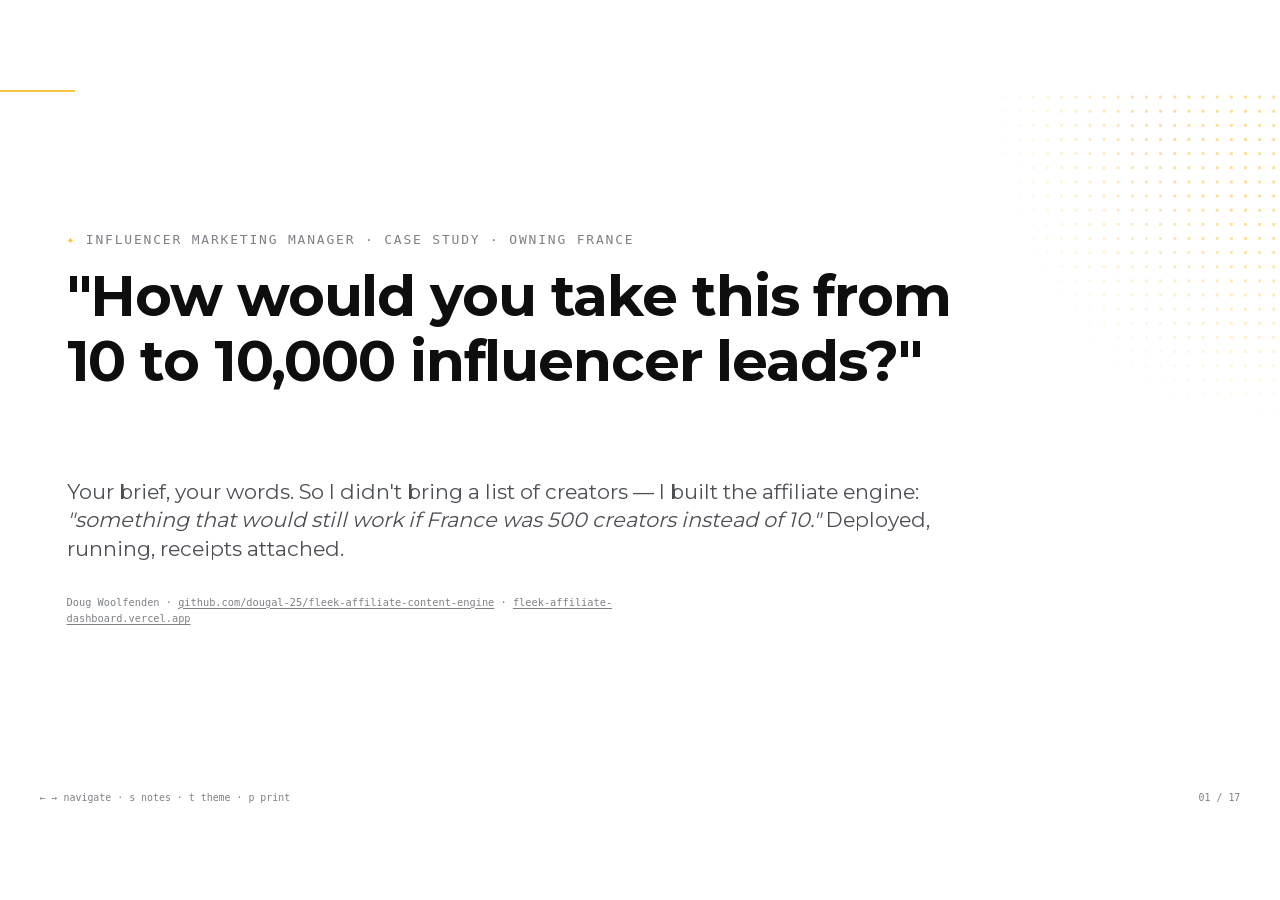
<file: deliverables/deck/index.html>
<!doctype html>
<html lang="en" data-theme="light">
<head>
<meta charset="utf-8">
<meta name="viewport" content="width=device-width, initial-scale=1">
<title>Owning France — Fleek affiliate content engine</title>
<link rel="stylesheet" href="deck.css">
</head>
<body>
<main class="stage">
<div class="progress"></div>

<!-- 1 ─────────────────────────────────────────────────────────────────────── -->
<section class="slide" id="title">
  <p class="eyebrow">Influencer Marketing Manager · case study · owning France</p>
  <h1>"How would you take this from<br>10 to 10,000 influencer leads?"</h1>
  <p class="lede">Your brief, your words. So I didn't bring a list of creators — I built the affiliate engine:
    <em>"something that would still work if France was 500 creators instead of 10."</em> Deployed, running,
    receipts attached.</p>
  <p class="cites">Doug Woolfenden · <a href="https://github.com/dougal-25/fleek-affiliate-content-engine">github.com/dougal-25/fleek-affiliate-content-engine</a> · <a href="https://fleek-affiliate-dashboard.vercel.app">fleek-affiliate-dashboard.vercel.app</a></p>
  <aside class="notes">The headline is their sentence from the task brief, quoted back. Twenty minutes, don't
    rush — the 40 minutes of questions is where it's decided. Open on their question, answer it with the
    engine.</aside>
</section>

<!-- 2 ─────────────────────────────────────────────────────────────────────── -->
<section class="slide" id="the-number">
  <p class="eyebrow">Executive summary — one engine, five parts of your brief</p>
  <h2>The task wasn't a shortlist. It was the pipeline behind one.</h2>
  <table>
    <tr><th>Your brief</th><th>What I built</th><th class="num">Slides</th></tr>
    <tr><td class="dim">Foundation</td><td><strong>Context window + tech stack</strong> — the wiki that teaches the engine French resale</td><td class="num">03–04</td></tr>
    <tr><td><strong>1 · The French shortlist</strong></td><td><strong>Discovery · dashboard · scoring · the call table</strong> — signal from noise, and why</td><td class="num">05–08</td></tr>
    <tr><td><strong>2 · Outreach</strong></td><td><strong>Personalised FR drafts + localisation</strong> — from their own posts; human sends</td><td class="num">09–10</td></tr>
    <tr><td><strong>3 · Cold outreach → contract</strong></td><td><strong>The funnel</strong> — a view of the same database; the human gate</td><td class="num">11</td></tr>
    <tr><td><strong>4 · Activation</strong></td><td><strong>Brief Studio</strong> — a guided, localised brief per creator</td><td class="num">12</td></tr>
    <tr><td><strong>5 · GTM, budget, CAC</strong></td><td><strong>Deterministic allocator + the data moat</strong> — money follows measured CAC</td><td class="num">13</td></tr>
    <tr><td class="dim">How it runs · the proof</td><td><strong>Autopilot · live demo · 30/60/90 · the build in numbers</strong></td><td class="num">14–17</td></tr>
  </table>
  <aside class="notes">The synopsis: their five parts, mapped to exactly where each lives. Say the metric
    out loud — # and % of partners posting monthly is theirs, and it's what everything here optimises.
    ~20,000 resellers bounds every scale claim; France is structurally affiliate-first. Then move.</aside>
</section>

<!-- 3 ─────────────────────────────────────────────────────────────────────── -->
<section class="slide" id="stack">
  <p class="eyebrow"><span class="dot dot--live">●</span> The stack — every piece API-driven, so every piece schedulable</p>
  <h2>Nine tools. One engine. No Zapier.</h2>
  <div class="stack">
    <div class="tool"><span class="role">judgment</span><b>Claude Code</b><span>builds the engine, classifies creators, drafts outreach — structured outputs</span></div>
    <div class="tool"><span class="role">research</span><b>Perplexity API</b><span>teaches the engine — cited wiki pages on FR reselling</span></div>
    <div class="tool"><span class="role">platform data</span><b>Apify</b><span>feeds the engine — TikTok + Instagram scrapes as JSON, cents per run</span></div>
    <div class="tool"><span class="role">database</span><b>Airtable</b><span>one base, every view — roster, funnel, runs, drafts</span></div>
    <div class="tool"><span class="role">glue</span><b>Python, stdlib</b><span>deterministic code for money and gates — no framework</span></div>
    <div class="tool"><span class="role">surface</span><b>Vercel</b><span>the live dashboard — one serverless function, redacted</span></div>
    <div class="tool"><span class="role">knowledge</span><b>Obsidian wiki</b><span>the vault that teaches "good" — cited, versioned in git</span></div>
    <div class="tool"><span class="role">memory</span><b>GitHub</b><span>every decision, reversal and receipt in the history</span></div>
    <div class="tool"><span class="role">enrichment</span><b>Firecrawl</b><span>link-in-bio → contact routes; Apollo only as B2B fallback</span></div>
  </div>
  <p class="cites" style="margin-top:var(--space-4)">Rule of thumb: Perplexity teaches the engine, Apify feeds it, Claude judges, Python moves money.</p>
  <aside class="notes">One line per tool, out loud, ten seconds total — the grid does the work. The honest
    line if asked about fit: "I run Claude + Apify + Airtable glued with Python. The same architecture drops
    onto whatever Fleek runs internally."</aside>
</section>

<!-- 4 ─────────────────────────────────────────────────────────────────────── -->
<section class="slide" id="phase-0">
  <p class="eyebrow"><span class="dot dot--live">●</span> live · claude code + perplexity · phase 0 — architecture &amp; context window</p>
  <h2>Step 1: build the context window, not the shortlist.</h2>
  <div class="cols cols--wide">
    <div class="receipt">
      <div class="card r-prompt">
        <span class="r-label">prompt</span>
        <p>Before any discovery: build the engine's context window. Scrape and synthesise a cited FR-resale
          knowledge base — from the creators Fleek named and the French market itself — that every downstream
          job reads: discovery keywords, scoring weights, outreach tone.</p>
      </div>
      <div class="card r-input">
        <span class="r-label">input</span>
        <pre><span class="fn">wiki-knowledge-base-builder</span> · Perplexity sweep, 25 questions
→ rejected as too thin → deep-reads of named FR primary sources
+ post-level scrape of Fleek's own named partners</pre>
      </div>
      <div class="card r-output">
        <span class="r-label">output</span>
        <div class="flow">
          <span class="n">21<small>cited pages</small></span>
          <span class="arr">→</span>
          <span class="n">588<small>real posts ingested</small></span>
          <span class="arr">→</span>
          <span class="n n--win">4<small>wiki claims corrected</small></span>
        </div>
      </div>
    </div>
    <div>
      <div class="shot shot--crop" style="max-height:14em"><img style="height:14em" src="assets/obsidian-wiki.png" alt="The Fleek Wiki as an Obsidian graph — 21 linked, cited research pages"></div>
      <div class="terminal" style="margin-top:var(--space-2); font-size:var(--t-xs)"><span class="fn">the engine</span>
mission/        the brief, verbatim — read-only
Fleek Wiki/     context window · 21 cited pages
spec/           intent + decision records
content_brain/  scoring · markets · outreach
scripts/        discovery · qualify · outreach
dashboard/      the live Vercel surface</div>
    </div>
  </div>
  <aside class="notes">Treat it like any project: architecture first. The wiki IS the context window — it
    chose the scrape keywords, shaped the scoring weights, set the outreach tone. Story in one line: the
    first sweep came back thin, I rejected it, the deep-read method produced the pages the scrape later
    corrected. Research proposes, data verifies.</aside>
</section>

<!-- 5 ─────────────────────────────────────────────────────────────────────── -->
<section class="slide" id="discovery">
  <p class="eyebrow"><span class="dot dot--live">●</span> live · apify + claude · section 1 — discovery</p>
  <h2>Scrape both platforms, gate hard, recommend — never auto-qualify.</h2>
  <div class="receipt">
    <div class="card r-prompt">
      <span class="r-label">prompt</span>
      <p>Run market-driven discovery for France on both channels: TikTok hashtag scrape on the wiki's
        validated lanes + Instagram graph-walk from verified reseller seeds. Gate on reseller lexicon,
        clothing vertical, supplier filter. Score and upsert to Airtable, keyed platform:handle.</p>
    </div>
    <div class="card r-input">
      <span class="r-label">input — two platforms, one enrichment path</span>
      <pre><span class="fn">tiktok</span>    #friperie #secondemain #revente #achatrevente #fripe…
<span class="fn">instagram</span> graph-walk 2 hops from @juliacrcl @nathanvialle @saw2hands
<span class="fn">gates</span>     genuine reseller AND clothing AND not a supplier</pre>
    </div>
    <div class="card r-output">
      <span class="r-label">output — live roster, matches the dashboard</span>
      <div class="flow">
        <span class="n">169<small>scored onto the roster</small></span>
        <span class="arr">→</span>
        <span class="n">34<small>recommended — in review</small></span>
        <span class="arr">→</span>
        <span class="n n--win">10<small>human-qualified</small></span>
      </div>
    </div>
  </div>
  <div class="pushback">
    <span class="tag">Overruled</span>
    <blockquote>Those are the affiliates, that is the type of affiliate, not the audience… perhaps the scoring system doesn't work</blockquote>
    <p class="outcome"><span class="stamp">2026-07-10 00:43</span> — The model filed "pro reseller / hobbyist"
      under <em>audience</em> when they're <em>affiliate types</em>. Schema errors are the expensive kind:
      they look like working code.</p>
  </div>
  <aside class="notes">Adding Germany = writing markets/germany.py, not editing the engine. YouTube dropped
    from active search deliberately (long-form, pro-credibility — roadmap). Followers are not a scoring
    factor. If asked how it found what hashtags to scrape: the wiki taught it — previous slide.</aside>
</section>

<!-- 6 ─────────────────────────────────────────────────────────────────────── -->
<section class="slide" id="shortlist">
  <p class="eyebrow"><span class="dot dot--live">●</span> live · airtable → vercel · part 1b</p>
  <h2>The roster isn't a spreadsheet.</h2>
  <div class="cols cols--wide">
    <div>
      <div class="shot"><img src="assets/dash-creators.jpg" alt="Live dashboard: 169 scored FR creators as filterable cards, funnel-grouped, Fleek-branded"></div>
      <p class="cites"><a href="https://fleek-affiliate-dashboard.vercel.app">fleek-affiliate-dashboard.vercel.app</a> —
        deployed, data fresh from Airtable, credentials redacted server-side. Open it live in the room.</p>
    </div>
    <div>
      <div class="figure-row" style="flex-direction:column; gap:var(--space-4); margin:0">
        <div><span class="figure">169</span><span class="label">scored FR creators <span class="badge badge--real">real</span></span></div>
        <div><span class="figure">6.9M</span><span class="label">combined reach</span></div>
        <div><span class="figure">£85</span><span class="label">median predicted CAC</span></div>
      </div>
      <p class="cites" style="margin-top:var(--space-4)">Built in Fleek's own brand — Montserrat, coral, gold —
        so it reads as their product, not an admin panel. Ships live <em>and</em> as one offline HTML file.</p>
    </div>
  </div>
  <aside class="notes">Don't talk over the screenshot — open the real thing and filter to "pro resellers":
    the segment Fleek says it can't reach, on cards. Offline file is the wifi backup. 10→10,000 is a
    result_limit, not a rebuild; the ceiling is the ~20k FR market.</aside>
</section>

<!-- 7 · SCORING ───────────────────────────────────────────────────────────── -->
<section class="slide" id="scoring">
  <p class="eyebrow"><span class="dot dot--live">●</span> live · section 2 — scoring &amp; framework · calibrated on Fleek's real partners</p>
  <h2>The score predicts one thing: will their audience buy stock.</h2>
  <div class="cols cols--wide">
    <div>
      <div class="weights">
        <div class="w"><span>Audience quality</span><span class="bar"><i style="width:50%"></i></span><span class="pts">50</span></div>
        <p class="why">Half the score: the customer is the <em>viewer</em>, not the creator. Pro 1.0 · hobbyist 0.8 · fashion ~0.</p>
        <div class="w"><span>Sourcing intent</span><span class="bar"><i style="width:20%"></i></span><span class="pts">20</span></div>
        <p class="why">Sourcing, kilos, marges — a haul channel isn't a sourcing channel.</p>
        <div class="w"><span>Creator credibility</span><span class="bar"><i style="width:20%"></i></span><span class="pts">20</span></div>
        <p class="why">Do they demonstrably resell — Whatnot, Discord, coaching? Trust converts.</p>
        <div class="w"><span>Fleek warmth</span><span class="bar"><i style="width:10%"></i></span><span class="pts">10</span></div>
        <p class="why">Mentions Fleek / carries RFD-. Small on purpose: a tiebreak, not a strategy.</p>
      </div>
      <p class="cites">Followers: <strong>0 points</strong>. Confidence is a gate, not points.</p>
    </div>
    <div>
      <h3>Does it agree with reality?</h3>
      <table>
        <tr><th>Creator</th><th class="num">Fit</th><th>Truth</th></tr>
        <tr><td>@behindthesale</td><td class="num true">77</td><td class="why">named Fleek partner — ranks 1st</td></tr>
        <tr><td>@juliacrcl</td><td class="num true">71</td><td class="why">named Fleek partner — ranks 2nd</td></tr>
        <tr><td>@nathanviall3</td><td class="num">63</td><td class="why">pro seller, hobbyist audience</td></tr>
        <tr><td>@giu.cst</td><td class="num false">10</td><td class="why">253k followers, wrong audience</td></tr>
        <tr><td>@juliettekitsch</td><td class="num false">1</td><td class="why">aesthetic, zero resale intent</td></tr>
      </table>
      <p class="cites">Both known-good partners rank top-2; both known-wrong score &lt;10. n=5 — an anchor,
        not a training set, and labelled so.</p>
    </div>
  </div>
  <div class="pipeline">
    <div class="step"><b>funnel data in</b>replies · first posts · CAC per cohort</div>
    <div class="step"><b>agent re-weights</b>low-CAC FR converters → raise sourcing-intent</div>
    <div class="step step--gate"><b>human approves</b>never silently applied · per market</div>
  </div>
  <div class="pushback">
    <span class="tag">Overruled</span>
    <blockquote>the bar is a percentile of the live distribution, not an absolute number</blockquote>
    <p class="outcome"><span class="stamp">2026-07-10</span> — My hard-coded cutoff of 70 rejected
      <code>@juliacrcl</code>, a Fleek partner scoring 62. Doug made the bar the top ~50% of the live roster —
      it lands exactly where the proven partner sits.</p>
  </div>
  <aside class="notes">Why 50 on audience: the referral code converts VIEWERS — the creator is the channel,
    the audience is the customer. Warmth is only 10 because an RFD- code proves contact, not conversion.
    The trap: @giu.cst has the HIGHEST engagement (8.1%) and the worst fit. The bottom strip is the roadmap
    Doug asked for: v1 is a stated theory; the funnel re-fits it; an agent proposes, a human approves — the
    more data it sees, the more of this loop can run itself.</aside>
</section>

<!-- 8 · THE CALL TABLE ────────────────────────────────────────────────────── -->
<section class="slide" id="calls">
  <p class="eyebrow"><span class="dot dot--live">●</span> live · the roster, called — qualify · watch · cut</p>
  <h2>Who's in, who's next, who's out — and why.</h2>
  <div class="chipline">
    <span class="chip chip--q"><b>10</b>qualified — human-approved</span>
    <span class="chip chip--w"><b>34</b>recommended — in review</span>
    <span class="chip chip--x"><b>125</b>watching / gated out</span>
  </div>
  <table class="calls">
    <tr><th>Creator</th><th class="num">Fit</th><th class="num">Pred. CAC</th><th>Segment</th><th>Why</th><th>Call</th></tr>
    <tr><td>@coco_duc</td><td class="num">84</td><td class="num">—</td><td>Reseller educator</td><td class="why">9,000+ Vinted sales, teaches sourcing to FR resellers</td><td><span class="call call--q">QUALIFIED</span></td></tr>
    <tr><td>@bartorico_</td><td class="num">82</td><td class="num">—</td><td>Reseller educator</td><td class="why">91k followers actively seeking sourcing</td><td><span class="call call--q">QUALIFIED</span></td></tr>
    <tr><td>@felixbeauregard</td><td class="num">82</td><td class="num bad">£350</td><td>Reseller educator</td><td class="why">teaches Vinted resale — but runs his own supplier funnel; watch the margin</td><td><span class="call call--q">QUALIFIED</span></td></tr>
    <tr><td>@artifycevintageclothing</td><td class="num">62</td><td class="num true">£45</td><td>Thrift flipper</td><td class="why">nano tier — the cheap-CAC lane, trust density highest</td><td><span class="call call--q">QUALIFIED</span></td></tr>
    <tr><td>@juliacrcl</td><td class="num">100</td><td class="num">—</td><td>Thrift flipper</td><td class="why bad">⚠ likely existing Fleek partner — re-activation, never a cold pitch</td><td><span class="call call--w">WATCH</span></td></tr>
    <tr><td>@saw2hands</td><td class="num">76</td><td class="num">—</td><td>Live seller</td><td class="why">111k Whatnot sales, 2.4k followers — invisible to follower floors</td><td><span class="call call--w">WATCH</span></td></tr>
    <tr><td>@giu.cst</td><td class="num bad">10</td><td class="num">—</td><td>General fashion</td><td class="why bad">253k followers, best engagement in set — audience is sellers, not buyers</td><td><span class="call call--x">CUT</span></td></tr>
    <tr><td>@alex_yeddertcg</td><td class="num bad">—</td><td class="num">—</td><td class="bad">Off-vertical</td><td class="why bad">passed every IG gate; TikTok bio: Pokémon TCG — second platform = lie detector</td><td><span class="call call--x">CUT</span></td></tr>
    <tr><td>@50.grass</td><td class="num bad">—</td><td class="num">—</td><td class="bad">Off-vertical</td><td class="why bad">perfect pro lexicon — sells synthetic lawn; forced the clothing gate</td><td><span class="call call--x">CUT</span></td></tr>
  </table>
  <p class="cites">CAC = model band, — where evidence is thin (roster median £85). Per-creator LTV needs
    Fleek's order data — the day-one ask.</p>
  <aside class="notes">Every row is real, live from Airtable. @saw2hands: the pro Fleek can't reach —
    invisible to follower floors, found two hops out of Julia's graph. @giu.cst: highest engagement, worst
    fit — trust beats reach in one row. @felixbeauregard: qualified AND flagged — he monetises his own
    supplier funnel, so the margin conversation comes first. If they ask why LTV is blank: that's their
    number, and it's the first thing I'd wire in month one.</aside>
</section>

<!-- 9 ─────────────────────────────────────────────────────────────────────── -->
<section class="slide" id="outreach">
  <p class="eyebrow"><span class="dot dot--live">●</span> live · claude · section 3 — outreach · personalisation · localisation</p>
  <h2>The engine drafts. A human sends. Always.</h2>
  <div class="receipt">
    <div class="card r-prompt">
      <span class="r-label">prompt — Doug's spec</span>
      <p>qualification is the trigger. Personalise from what they actually post. First names, never handles,
        never invented. And it still never sends.</p>
    </div>
    <div class="card r-input">
      <span class="r-label">input — the evidence scrape, per creator</span>
      <pre><span class="fn">run_outreach.py</span> --qualified
recent posts + captions + audience comments + profile keywords
→ observation → value palette pick (wiki-sourced facts only)
→ 3-touch FR sequence · no send code path exists in the repo</pre>
    </div>
    <div class="card r-output">
      <span class="r-label">output — first live run</span>
      <div class="flow">
        <span class="n">"Salut Alicia"<small>real name from "Alicia 🌙" — a shop name gets no name</small></span>
        <span class="arr">→</span>
        <span class="n false" style="font-size:var(--t-md)">⚠ ×2<small>perfume-wholesaler mis-qual caught · Julia flagged VERIFY</small></span>
        <span class="arr">→</span>
        <span class="n n--win">0<small>sent — drafts await a human</small></span>
      </div>
    </div>
  </div>
  <div class="pushback">
    <span class="tag">Overruled</span>
    <blockquote>known partners stay in the pipeline, flagged — visibility beats removal</blockquote>
    <p class="outcome"><span class="stamp">2026-07-10</span> — I'd hard-excluded Fleek's known partners so the
      engine couldn't cold-pitch them. Doug overturned it: hiding protects by making the risk invisible; a
      <span class="false">⚠ VERIFY</span> banner protects by informing the human. Nothing sends, so visibility wins.</p>
  </div>
  <aside class="notes">The value palette IS "what a new FR partner needs to hear": 2,000+ suppliers /
    100+ countries, Make an Offer, ~10-piece MOQ, 30-day BNPL, Fleek Sort grading. Anything beyond the palette
    → human_check, never invented — that rule caught the perfume wholesaler on its first run. "Where does the
    human stay in the loop" is asked twice in their brief; this slide is the answer.</aside>
</section>

<!-- 10 · LOCALISATION ─────────────────────────────────────────────────────── -->
<section class="slide" id="localisation">
  <p class="eyebrow"><span class="dot dot--live">●</span> live · a real draft, unedited · section 3 — localisation</p>
  <h2>What the engine saw, and what it wrote.</h2>
  <div class="cols">
    <div>
      <h3>It saw — <code>@gdefou</code>, reseller educator</h3>
      <div class="terminal"><span class="fn">recent video</span>  counterfeits on Vinted —
              strong anti-fake stance
<span class="fn">his promise</span>  a "vraie stratégie" for resellers
<span class="fn">the wall</span>     his audience gets stuck on
              sourcing legit stock at volume
<span class="fn">palette pick</span> graded + traceable supply
              (Fleek Sort · Buyer Protection)</div>
      <p class="cites">Observation first, pitch second: his problem is the opening line, Fleek is the answer
        to <em>his</em> promise — not a generic intro.</p>
    </div>
    <div>
      <h3>It wrote — touch 1 of 3, French first</h3>
      <div class="card r-prompt" style="border-left-color:var(--c-brand); border:var(--rule) solid var(--c-rule); border-left-width:3px; border-radius:var(--radius); padding:var(--space-3) var(--space-4); background:var(--c-bg)">
        <span class="r-label" style="display:block; font-family:var(--font-mono); font-size:var(--t-xs); letter-spacing:.14em; text-transform:uppercase; color:var(--c-machine); margin-bottom:var(--space-2)">🇫🇷 sent language</span>
        <p style="margin:0; font-size:var(--t-sm); line-height:var(--leading-snug); color:var(--c-human)">« Ta vidéo sur le faux sur Vinted, t'as raison… Le souci après, c'est que ta 'vraie stratégie' bute
        sur le sourcing — trouver du stock légit et rentable en volume. On fait du sourcing en gros pour les
        revendeurs, tout tracé et gradé. Je te dis en deux mots comment ça branche sur ton audience ? »</p>
      </div>
      <div style="border:var(--rule) solid var(--c-rule); border-left:3px solid var(--c-text-faint); border-radius:var(--radius); padding:var(--space-3) var(--space-4); margin-top:var(--space-2)">
        <span style="display:block; font-family:var(--font-mono); font-size:var(--t-xs); letter-spacing:.14em; text-transform:uppercase; color:var(--c-text-faint); margin-bottom:var(--space-2)">🇬🇧 the same message — reviewer's mirror</span>
        <p class="dim" style="margin:0; font-size:var(--t-sm); line-height:var(--leading-snug)">"Your video on fakes on Vinted — you're right… The problem after that is your 'real strategy' hits a
        wall on sourcing: finding legit, profitable stock at volume. We do wholesale sourcing for resellers,
        all traced and graded. Two lines on how it plugs into your audience?"</p>
      </div>
    </div>
  </div>
  <aside class="notes">This is a real draft from the live run — status Draft in Airtable, unsent, unedited.
    The tone is deliberate: tutoiement, community slang ("légit"), no corporate opener — that's the
    localisation answer. The EN panel exists for the room, not for sending. If asked "at scale?": the
    observation is scraped, the palette is fixed, only the connection is generated — and a human still reads
    every one before it goes anywhere.</aside>
</section>

<!-- 8 ─────────────────────────────────────────────────────────────────────── -->
<section class="slide" id="funnel">
  <p class="eyebrow"><span class="dot dot--live">●</span> live · airtable · part 3, the funnel</p>
  <h2>The engine recommends. A human qualifies. Nothing skips the gate.</h2>
  <div class="cols cols--wide">
    <div>
      <div class="shot shot--crop"><img src="assets/dash-funnel.jpg" alt="Live recruitment pipeline: 162 Prospect, 7 Qualified, 0 beyond"></div>
      <p class="cites">Live from Airtable. Honest, not impressive — nothing is past Qualified <em>because
        outreach never auto-sends</em>. The funnel is a view of the same database, not a second system.</p>
    </div>
    <div>
      <h3>The agent, once a lead is qualified</h3>
      <div class="pipeline" style="flex-direction:column; gap:var(--space-2); margin:0 0 var(--space-2)">
        <div class="step step--gate"><b>human qualifies</b><code>qualify.py @handle</code> — Prospect → Qualified releases the agent</div>
        <div class="step"><b>agent gathers</b>recent posts · captions · comments · profile keywords</div>
        <div class="step"><b>agent drafts</b>3-touch FR sequence from the value palette → Airtable, status Draft</div>
        <div class="step step--gate"><b>human sends</b>reads, edits, sends, flips status — no send code path exists</div>
      </div>
      <p class="cites">Scheduled, this runs itself: every new Qualified gets drafts waiting by morning.
        The two gates never come off.</p>
    </div>
  </div>
  <div class="pushback">
    <span class="tag">Overruled</span>
    <blockquote>qualifying a creator stays a manual approval until the system is consistent — we want to work with them</blockquote>
    <p class="outcome"><span class="stamp">2026-07-11</span> — The first run auto-qualified 39 creators on score
      alone. Doug turned it off and I <strong>migrated all 39 back to Prospect + Recommended</strong>. The
      engine suggests with reasons; the human curates.</p>
  </div>
  <aside class="notes">Say it before they can read the empty funnel as unfinished: nothing is Contacted because
    the send gate is permanent. The 10-stage economics with the modelled projection lives on the dashboard's
    funnel page, clearly labelled. The cliff that matters is Signed → first post — that gap is the whole job.</aside>
</section>

<!-- 9 ─────────────────────────────────────────────────────────────────────── -->
<section class="slide" id="activation">
  <p class="eyebrow"><span class="dot dot--live">●</span> live · brief studio · section 4 — activation, "the whole game"</p>
  <h2>Every brief is deliberate — built from what already worked for them.</h2>
  <div class="cols cols--wide">
    <div>
      <div class="shot shot--crop" style="max-height:14em"><img style="height:14em" src="assets/dash-brief-studio.jpg" alt="Brief Studio: one personalised, localised brief per creator with rationale and guardrails"></div>
      <p class="cites"><a href="https://fleek-affiliate-dashboard.vercel.app">dashboard → Brief Studio</a> —
        a real brief per creator: type, target CAC, channel, format, hooks, FR/EN, guardrails.</p>
    </div>
    <div>
      <h3>The context the brief agent gets</h3>
      <ul>
        <li><strong>Their top posts</strong> — Trends &amp; Inspiration surface what over-indexes; the brief <em>extends their proven format, doesn't invent one.</em></li>
        <li><strong>Their signals</strong> — segment, keywords, audience, RFD- code from their own videos.</li>
        <li><strong>Guardrails</strong> — never "for beginners", never a rival's code, never an unprovable margin.</li>
      </ul>
      <p class="lede">More posting without paying more per post: pay in <em>sourcing advantage</em> — commission
        <em>and</em> wholesale margin, only Fleek offers both.</p>
    </div>
  </div>
  <aside class="notes">Open Brief Studio live. The point Doug wants clear: the brief is guided, not generic —
    it reads the creator's own best-performing videos (the trends tab) and aligns Fleek's angle to their niche.
    The richness of the context window is the moat. Their hardest problem — "pro resellers think Fleek is for
    beginners" — is answered by the guardrails AND the offer: sourcing margin.</aside>
</section>

<!-- 10 ────────────────────────────────────────────────────────────────────── -->
<section class="slide" id="budget">
  <p class="eyebrow"><span class="dot dot--sim">●</span> simulated allocator · section 5 — budget, CAC &amp; the moat</p>
  <h2>The moat isn't the model. It's Fleek's data flowing through it.</h2>
  <div class="cols cols--wide">
    <div>
      <p><strong>Today, honestly:</strong> CAC is reach-weighted, so it ranks Fleek's own best partners badly.
        <strong>Fit selects; CAC constrains.</strong> Predicted CAC ships as a band — <code>£ / ££ / £££</code>
        — never a false-precision point, because the three inputs that make it real are Fleek's:
        <strong>funnel rate, first-order AOV by tier, LTV by segment.</strong></p>
      <p><strong>Why that's the opportunity, not the gap:</strong> every signed partner, every referral order,
        every repeat post feeds proprietary data no competitor has. The model gets more verifiable against real
        CAC and LTV each month — and the more it matures, the more of the allocation Fleek can safely automate.</p>
    </div>
    <div>
      <div class="pipeline" style="flex-direction:column; gap:var(--space-2); margin:0 0 var(--space-3)">
        <div class="step"><b>now</b>band + confidence · human owns every £ move</div>
        <div class="step"><b>+ Fleek's order data</b>bands tighten to numbers, per cohort</div>
        <div class="step step--gate"><b>matured</b>agent proposes reallocations · human approves</div>
        <div class="step"><b>trusted</b>bounded auto-allocation within guardrails</div>
      </div>
      <div class="terminal" style="font-size:var(--t-xs)"><span class="prompt">run_campaign.py plan-budget</span>
mid/tiktok/FR/live-selling £17 <span style="color:var(--c-true)">+38%</span>
mega/youtube/UK/vintage    £38 <span style="color:var(--c-false)">−44%</span>
<span class="dim">mega buys reach; micro/mid buy customers</span></div>
    </div>
  </div>
  <div class="pushback">
    <span class="tag">Permanent gate</span>
    <blockquote>never let a model allocate spend — code computes CAC, allocates budget, measures attribution</blockquote>
    <p class="outcome"><span class="stamp">standing rule</span> — Even "trusted" auto-allocation stays bounded
      and human-set. Models write judgement (briefs, profiles); deterministic code moves money. That line
      doesn't move as the data matures — it's <em>why</em> the data can be trusted.</p>
  </div>
  <aside class="notes">Doug's framing: this is Fleek's moat — proprietary CAC/LTV data compounding into a model
    only they can build. Say the simulation is synthetic, unprompted. The honest, strong line: "I could show a
    confident CAC number today; it'd be fiction. Here are the exact three inputs that make it real, and they're
    yours." The staircase on the right is the automation roadmap — trust grows with data.</aside>
</section>

<!-- ──────────────────────────────────────────────────────────────────────── -->
<section class="slide" id="autopilot">
  <p class="eyebrow">The engine on autopilot — the answer to "how does this scale?"</p>
  <h2>There is no 6am Monday. It's constantly on.</h2>
  <div class="pipeline">
    <div class="step"><b>1 · discover</b>scrape FR lanes → new handles land as Prospect</div>
    <div class="step"><b>2 · score</b>fit + activation-risk against the rubric</div>
    <div class="step step--gate"><b>3 · qualify</b><span class="false">manual today</span> → scope: auto-qualify on score, human override always</div>
    <div class="step"><b>4 · outreach</b>3-touch FR drafts on qualification</div>
    <div class="step"><b>5 · brief</b>per-creator, from their top posts</div>
    <div class="step"><b>6 · measure</b>referral codes → CAC by cohort</div>
    <div class="step"><b>7 · re-weight</b>agent proposes new scoring weights</div>
    <div class="step"><b>8 · trends</b>re-check top videos → feed 5</div>
  </div>
  <div class="cols">
    <div>
      <p>Each stage is an API call, so the whole loop runs on a scheduler — no laptop, no 6am. The one gate
        that's manual today is <strong>qualification</strong>; the roadmap automates it on the scoring
        framework as the data proves out, with a manual override that never goes away.</p>
      <p class="lede">The loop feeds itself: measure → re-weight → better briefs → more posting → more data.
        Two permanent gates hold: nothing sends to a creator, no model moves money.</p>
    </div>
    <div>
      <h3>Why it survives me leaving</h3>
      <p>Knowledge in the wiki, intent in <code>spec/</code>, constants in <code>mission/</code>, judgement in a
        scoring rubric anyone can read and argue with. The whole build cost less than a day of agency time.</p>
      <p class="cites">spec/autonomy-layer.md</p>
    </div>
  </div>
  <aside class="notes">Doug's steer: kill the "Monday 6am" conceit — it's always on, a continuous loop, not a
    cron that wakes up once. Walk the eight triggers left to right. The honest line on stage 3: qualifying is
    manual now by choice; the scope is to automate it on the same scoring the room just saw, always keeping a
    manual override. Emphasise the feedback loop — the more it runs, the better it gets.</aside>
</section>

<!-- 13 ────────────────────────────────────────────────────────────────────── -->
<section class="slide" id="demo">
  <p class="eyebrow"><span class="dot dot--live">●</span> not a slide — a running system · let's walk through it</p>
  <h2>It's live, and ready for your data.</h2>
  <div class="cols cols--wide">
    <div class="terminal"><span class="dim"># the real engine <span class="badge badge--real">live · Airtable</span></span>
<span class="prompt">run_discovery.py --market france</span>
scrapes TikTok + Instagram → scored roster

<span class="prompt">qualify.py --list</span>
10 qualified · 34 recommended · 125 in review

<span class="prompt">run_outreach.py --qualified</span>
FR 3-touch drafts written · <span class="false">0 sent</span>

<span class="dim"># point it at Fleek's own data →</span>
<span class="prompt">--market france  +  your 1,000 roster</span>
<span class="dim">same engine, your affiliates, your codes</span></div>
    <div>
      <p>This isn't a mockup and it isn't finished-and-frozen — it's a system <strong>ready to ingest Fleek's
        own affiliates and proprietary data</strong>. Point <code>run_discovery</code> at your roster, wire in
        your order data, and the scoring, briefs and CAC sharpen against real outcomes from day one.</p>
      <p>Everything you've seen is one repo + one live dashboard —
        <a href="https://fleek-affiliate-dashboard.vercel.app">fleek-affiliate-dashboard.vercel.app</a>.
        Clonable, runnable, redacted.</p>
      <p class="cites">github.com/dougal-25/fleek-affiliate-content-engine · <code>pip install -r requirements.txt</code></p>
    </div>
  </div>
  <aside class="notes">Frame it as Doug asked: this is live and ready, not a demo — offer the walkthrough.
    "Give me your creator list and your order data and this is running against real numbers this week."
    `qualify.py --list` is the safe live command (read-only). If wifi dies, the simulated allocator runs
    offline. Never run a send command — there isn't one.</aside>
</section>

<!-- 14 ────────────────────────────────────────────────────────────────────── -->
<section class="slide" id="close">
  <p class="eyebrow">The plan — 30 · 60 · 90</p>
  <h2>Understand what Fleek has. Then activate it. Then trust the data.</h2>
  <div class="stack" style="grid-template-columns:repeat(3,1fr)">
    <div class="tool">
      <span class="role">days 0–30 · build &amp; verify</span>
      <b>Understand the roster you already have</b>
      <span>Ingest Fleek's proprietary data + the 1,000+ creator roster. New creators are easy — but understand
        the existing ones first. Verify and test the engine and scoring against real outcomes.</span>
    </div>
    <div class="tool">
      <span class="role">days 30–60 · activate</span>
      <b>Double down on what works</b>
      <span>Activate on the findings — which techniques actually drive posting? Lean into them. Stand up the
        educational <strong>Discord community</strong> — the room French resellers already pay to be in.</span>
    </div>
    <div class="tool">
      <span class="role">days 60–90 · trust &amp; expand</span>
      <b>Bet on the data</b>
      <span>An activated, engaged community and data reliable enough for long-term calls — e.g. "in France we
        back pro sellers on Instagram; CAC leans that way." Best creators run Discord trainings. Foundation set
        for <strong>new markets</strong>: Germany, Spain, LatAm.</span>
    </div>
  </div>
  <p class="cites" style="margin-top:var(--space-4)">The whole build — every prompt, failure and reversal — is
    on the record: <code>deliverables/evidence/</code>, verbatim from the raw transcripts. Working natively
    with AI isn't trusting it; it's knowing the question that catches it.</p>
  <aside class="notes">Doug's plan, his words — lean on the suggestions. 30: understand what they have before
    chasing new; input proprietary data. 60: activate, best techniques, Discord. 90: trust the data enough to
    make market bets (FR → pro sellers on IG), best creators teach the community, ready for Germany/Spain/LatAm.</aside>
</section>

<!-- 16 · THE RECEIPTS ─────────────────────────────────────────────────────── -->
<section class="slide" id="receipts">
  <p class="eyebrow"><span class="dot dot--live">●</span> the build, in numbers — what "AI-native" actually cost</p>
  <h2>One person. Five days. This whole thing.</h2>
  <div class="cols cols--wide">
    <div>
      <h3>The effort</h3>
      <div class="figure-row" style="flex-wrap:wrap; gap:var(--space-6) var(--space-7); margin:var(--space-4) 0">
        <div><span class="figure" style="font-size:var(--t-xl)">5</span><span class="label">days, 15 sessions</span></div>
        <div><span class="figure" style="font-size:var(--t-xl)">176</span><span class="label">prompts from me</span></div>
        <div><span class="figure" style="font-size:var(--t-xl)">16</span><span class="label">sub-agents spawned</span></div>
        <div><span class="figure" style="font-size:var(--t-xl)">2,719</span><span class="label">tool calls run</span></div>
        <div><span class="figure" style="font-size:var(--t-xl)">7.7M</span><span class="label">tokens written by the models</span></div>
        <div><span class="figure" style="font-size:var(--t-xl)">&lt;£25</span><span class="label">API + scraping spend</span></div>
      </div>
    </div>
    <div>
      <h3>What it produced</h3>
      <table>
        <tr><td>Cited research wiki</td><td class="num">21 pages</td></tr>
        <tr><td>Python engine</td><td class="num">4,600 lines</td></tr>
        <tr><td>Scored FR creators</td><td class="num">169</td></tr>
        <tr><td>Live dashboard + Brief Studio</td><td class="num">deployed</td></tr>
        <tr><td>This deck + verbatim receipts</td><td class="num">16 + 21</td></tr>
        <tr><td>Git commits, every decision</td><td class="num">78</td></tr>
      </table>
      <p class="lede">Less than a day of agency time. That's the leverage — not that AI did it, but how much
        one person could direct.</p>
    </div>
  </div>
  <aside class="notes">The final beat: quantify the leverage. Every number is real, pulled from the Claude Code
    transcripts and git. Token spend is output (generation); the models also processed ~1.9B tokens of cached
    context across the sessions. £25 is a lower bound — Apify sat at $6 of a $29 cap; the honest line is "the
    whole thing cost less than a day of agency time." Don't oversell it — let the numbers sit. Then stop; the
    40 minutes of questions is where the job is decided.</aside>
</section>

<div class="chrome">
  <span>← → navigate · s notes · t theme · p print</span>
  <span class="counter">01 / 17</span>
</div>
</main>
<script src="deck.js"></script>
</body>
</html>
</file>
<file: deliverables/deck/deck.css>
@import url("tokens.css");

/* An engineer's terminal. Monospace is reserved for what the machine said or did;
   the sans is for argument. Nothing here is decoration. */

*, *::before, *::after { box-sizing: border-box; }

html, body {
  margin: 0;
  height: 100%;
  background: var(--c-bg);
  color: var(--c-text);
  font-family: var(--font-sans);
  -webkit-font-smoothing: antialiased;
}

/* ---- Stage: a 16:9 box that fills the viewport and scales its own type ---- */

.stage {
  position: relative;
  width: min(100vw, calc(100vh * 16 / 9));
  height: min(100vh, calc(100vw * 9 / 16));
  margin: auto;
  container-type: inline-size;
  overflow: hidden;
}

/* Type scales with the stage, not the viewport. `cqw` must be set on the container's
   children — an element is never its own query container, so `font-size: 1.3cqw` on
   .stage would silently resolve against the viewport and break on short, wide windows.
   Tuned against the densest slide (phase-0); everything else is em-relative, so this
   one number scales the whole deck. */
.slide,
.chrome {
  font-size: 1.3cqw;
}

body {
  display: grid;
  place-items: center;
}

/* ---- Slides ---- */

.slide {
  position: absolute;
  inset: 0;
  display: none;
  flex-direction: column;
  justify-content: center;
  /* Bottom padding clears the chrome strip — content must never run under it. */
  padding: var(--space-6) var(--space-8) var(--space-8);
  line-height: var(--leading-normal);
}

.slide[data-active] {
  display: flex;
  animation: rise var(--dur-slow) var(--ease-out);
}

@keyframes rise {
  from { opacity: 0; transform: translateY(0.6em); }
  to   { opacity: 1; transform: none; }
}

.slide > * { max-width: 62em; }

/* ---- Typography ---- */

.eyebrow {
  font-family: var(--font-mono);
  font-size: var(--t-sm);
  letter-spacing: 0.14em;
  text-transform: uppercase;
  color: var(--c-text-faint);
  margin: 0 0 var(--space-4);
}

/* Fleek's spark, borrowed from their wordmark. Graphic, so pure brand yellow. */
.eyebrow::before {
  content: "✦ ";
  color: var(--c-brand);
}

h1 {
  font-size: var(--t-2xl);
  line-height: var(--leading-tight);
  font-weight: var(--weight-bold);
  letter-spacing: -0.02em;
  margin: 0 0 var(--space-5);
}

h2 {
  font-size: var(--t-xl);
  line-height: var(--leading-tight);
  font-weight: var(--weight-bold);
  letter-spacing: -0.015em;
  margin: 0 0 var(--space-4);
}

h3 {
  font-size: var(--t-md);
  font-weight: var(--weight-medium);
  margin: 0 0 var(--space-3);
}

p { margin: 0 0 var(--space-4); }
strong { font-weight: var(--weight-bold); }
em { font-style: italic; color: var(--c-text-dim); }

.lede {
  font-size: var(--t-md);
  line-height: var(--leading-snug);
  color: var(--c-text-dim);
  max-width: 44em;
}

.dim { color: var(--c-text-dim); }
.false { color: var(--c-false); }
.true { color: var(--c-true); }

/* ---- The one number ---- */

.figure {
  font-family: var(--font-mono);
  font-size: var(--t-2xl);
  font-weight: var(--weight-bold);
  color: var(--c-machine);
  line-height: 1;
  letter-spacing: -0.03em;
}

.figure-row {
  display: flex;
  gap: var(--space-8);
  margin: var(--space-6) 0;
}

.figure-row .label {
  display: block;
  font-family: var(--font-mono);
  font-size: var(--t-xs);
  letter-spacing: 0.12em;
  text-transform: uppercase;
  color: var(--c-text-faint);
  margin-top: var(--space-2);
}

/* ---- Machine voice: mono, on a surface, amber-marked ---- */

.terminal {
  font-family: var(--font-mono);
  font-size: var(--t-sm);
  line-height: var(--leading-snug);
  background: var(--c-surface);
  border: var(--rule) solid var(--c-rule);
  border-radius: var(--radius);
  padding: var(--space-4);
  white-space: pre-wrap;
  color: var(--c-text-dim);
  overflow: hidden;
}

.terminal .prompt::before {
  content: "$ ";
  color: var(--c-machine);
}

.stamp {
  font-family: var(--font-mono);
  font-size: var(--t-xs);
  color: var(--c-machine);
  letter-spacing: 0.04em;
}

/* ---- The pushback strip: the deck's recurring argument ---- */

.pushback {
  margin-top: auto;
  border-top: var(--rule) solid var(--c-rule);
  padding-top: var(--space-4);
  display: grid;
  grid-template-columns: auto 1fr;
  gap: var(--space-2) var(--space-5);
  align-items: baseline;
}

.pushback .tag {
  font-family: var(--font-mono);
  font-size: var(--t-xs);
  letter-spacing: 0.12em;
  text-transform: uppercase;
  color: var(--c-machine);
  white-space: nowrap;
}

.pushback blockquote {
  margin: 0;
  font-size: var(--t-base);
  line-height: var(--leading-snug);
  color: var(--c-human);
  border-left: var(--border-accent) solid var(--c-brand);
  padding-left: var(--space-4);
}

.pushback .outcome {
  grid-column: 2;
  font-size: var(--t-sm);
  color: var(--c-text-dim);
  margin: 0;
}

/* ---- Hero slide: the 22:17 overrule. Louder than everything else. ---- */

.slide--hero { justify-content: center; }
.slide--hero h2 { margin-bottom: var(--space-5); }

.exchange {
  display: grid;
  gap: var(--space-4);
  max-width: 66em;
}

.exchange blockquote {
  margin: 0;
  padding: var(--space-4) var(--space-5);
  border-left: var(--border-accent) solid var(--c-brand);
  background: var(--c-surface);
  border-radius: var(--radius);
}

.exchange .who {
  display: block;
  font-family: var(--font-mono);
  font-size: var(--t-xs);
  letter-spacing: 0.12em;
  text-transform: uppercase;
  color: var(--c-text-faint);
  margin-bottom: var(--space-2);
}

.exchange .said--human {
  font-size: var(--t-md);
  color: var(--c-human);
  line-height: var(--leading-snug);
}

.exchange .said--machine {
  font-family: var(--font-mono);
  font-size: var(--t-sm);
  color: var(--c-text-dim);
  line-height: var(--leading-snug);
}

.verdict {
  display: grid;
  grid-template-columns: auto 1fr;
  gap: var(--space-3) var(--space-4);
  font-size: var(--t-sm);
  margin-top: var(--space-2);
}

.verdict .mark {
  font-family: var(--font-mono);
  font-weight: var(--weight-bold);
  color: var(--c-false);
}

/* ---- Tables: hashtags, segments, funnel ---- */

table {
  border-collapse: collapse;
  width: 100%;
  font-size: var(--t-sm);
  margin: var(--space-4) 0;
}

th, td {
  text-align: left;
  padding: 0.35em var(--space-4) 0.35em 0;
  border-bottom: var(--rule) solid var(--c-rule);
}

th {
  font-family: var(--font-mono);
  font-size: var(--t-xs);
  letter-spacing: 0.1em;
  text-transform: uppercase;
  color: var(--c-text-faint);
  font-weight: var(--weight-normal);
}

td.num, th.num { text-align: right; font-family: var(--font-mono); }
td code { font-family: var(--font-mono); color: var(--c-machine); }

/* ---- Provenance badges: simulated vs real. Never blurred. ---- */

.badge {
  display: inline-block;
  font-family: var(--font-mono);
  font-size: var(--t-xs);
  letter-spacing: 0.1em;
  text-transform: uppercase;
  padding: var(--space-1) var(--space-2);
  border-radius: var(--radius);
  border: var(--rule) solid currentColor;
  vertical-align: middle;
}

.badge--sim { color: var(--c-text-faint); }
.badge--real { color: var(--c-true); }

/* ---- Pipeline: the engine's stages ---- */

.pipeline {
  display: flex;
  align-items: stretch;
  gap: var(--space-2);
  margin: var(--space-5) 0;
  font-family: var(--font-mono);
  font-size: var(--t-xs);
}

.pipeline .step {
  flex: 1;
  padding: var(--space-3);
  background: var(--c-surface);
  border: var(--rule) solid var(--c-rule);
  border-radius: var(--radius);
  line-height: var(--leading-snug);
}

.pipeline .step b {
  display: block;
  color: var(--c-machine);
  font-weight: var(--weight-bold);
  margin-bottom: var(--space-1);
}

.pipeline .step--gate {
  border-color: var(--c-brand);
  border-style: dashed;
}

.pipeline .step--gate b { color: var(--c-human); }

/* ---- Two-column layouts ---- */

.cols {
  display: grid;
  grid-template-columns: 1fr 1fr;
  gap: var(--space-6);
  align-items: start;
}

.cols--wide { grid-template-columns: 1.35fr 1fr; }

ul { margin: 0 0 var(--space-4); padding-left: var(--space-5); }
li { margin-bottom: var(--space-2); }

.cites {
  font-family: var(--font-mono);
  font-size: var(--t-xs);
  color: var(--c-text-faint);
  margin-top: var(--space-4);
}

.cites a { color: var(--c-text-faint); }
a { color: var(--c-machine); text-underline-offset: 0.2em; }

/* ---- Receipt cards: PROMPT → INPUT → OUTPUT. One AI exchange per slide. ---- */

.eyebrow .dot { font-size: 0.9em; }
.eyebrow .dot--live { color: var(--c-true); }
.eyebrow .dot--sim { color: var(--c-text-faint); }

.receipt {
  display: grid;
  gap: var(--space-2);
  max-width: 60em;
}

.receipt .card {
  border: var(--rule) solid var(--c-rule);
  border-left-width: 3px;
  border-radius: var(--radius);
  padding: var(--space-2) var(--space-4);
  background: var(--c-surface);
}

.receipt .card .r-label {
  display: block;
  font-family: var(--font-mono);
  font-size: var(--t-xs);
  letter-spacing: 0.14em;
  text-transform: uppercase;
  margin-bottom: var(--space-2);
  color: var(--c-text-faint);
}

.receipt .r-prompt { border-left-color: var(--c-brand); background: var(--c-bg); }
.receipt .r-prompt .r-label { color: var(--c-machine); }
.receipt .r-prompt p {
  margin: 0;
  font-family: var(--font-mono);
  font-size: var(--t-base);
  line-height: var(--leading-snug);
  color: var(--c-human);
}
.receipt .r-prompt p::before { content: "› "; color: var(--c-brand); }

.receipt .r-input { border-left-color: var(--c-text-faint); }
.receipt .r-input pre {
  margin: 0;
  font-family: var(--font-mono);
  font-size: var(--t-sm);
  line-height: var(--leading-snug);
  color: var(--c-text-dim);
  white-space: pre-wrap;
}
.receipt .r-input .fn { color: var(--c-machine); font-weight: var(--weight-bold); }

.receipt .r-output { border-left-color: var(--c-true); background: var(--c-bg); }
.receipt .r-output .r-label { color: var(--c-true); }

.flow {
  display: flex;
  align-items: baseline;
  gap: var(--space-4);
  flex-wrap: wrap;
}
.flow .n {
  font-family: var(--font-mono);
  font-size: var(--t-lg);
  font-weight: var(--weight-bold);
  line-height: 1;
  color: var(--c-text);
}
.flow .n--win { color: var(--c-true); }
.flow .n small {
  display: block;
  font-size: var(--t-xs);
  font-weight: var(--weight-normal);
  letter-spacing: 0.1em;
  text-transform: uppercase;
  color: var(--c-text-faint);
  margin-top: var(--space-2);
}
.flow .arr { color: var(--c-brand); font-family: var(--font-mono); font-size: var(--t-md); }

/* ---- The call table: qualify / watch / cut, with reasons. ---- */

.chipline { display: flex; gap: var(--space-3); margin: 0 0 var(--space-4); flex-wrap: wrap; }
.chipline .chip {
  border: var(--rule) solid var(--c-rule);
  border-radius: var(--radius);
  padding: var(--space-2) var(--space-3);
  font-family: var(--font-mono);
  font-size: var(--t-sm);
}
.chipline .chip b { font-size: var(--t-md); display: block; line-height: 1.1; }
.chip--q b { color: var(--c-true); }
.chip--w b { color: var(--c-machine); }
.chip--x b { color: var(--c-false); }

table.calls { font-size: var(--t-xs); }
table.calls td, table.calls th { padding: 0.24em var(--space-3) 0.24em 0; }
table.calls .why { color: var(--c-text-dim); }
table.calls .bad { color: var(--c-false); }

.call {
  display: inline-block;
  font-family: var(--font-mono);
  font-size: 0.9em;
  font-weight: var(--weight-bold);
  letter-spacing: 0.08em;
  padding: 0.1em 0.5em;
  border-radius: var(--radius);
  border: var(--rule) solid currentColor;
}
.call--q { color: var(--c-true); }
.call--w { color: var(--c-machine); }
.call--x { color: var(--c-false); }

/* ---- Scoring weight bars ---- */

.weights { display: grid; gap: var(--space-1); max-width: 40em; }
.weights .w {
  display: grid;
  grid-template-columns: 11em 1fr 2.5em;
  align-items: center;
  gap: var(--space-3);
  font-size: var(--t-sm);
}
.weights .w .bar {
  height: 0.9em;
  background: var(--c-surface-2);
  border-radius: var(--radius);
  overflow: hidden;
}
.weights .w .bar i {
  display: block;
  height: 100%;
  background: var(--c-brand);
}
.weights .w .pts { font-family: var(--font-mono); font-weight: var(--weight-bold); text-align: right; }
.weights .why { font-size: var(--t-xs); color: var(--c-text-dim); margin: 0 0 var(--space-1); }

/* ---- Tech stack grid ---- */

.stack {
  display: grid;
  grid-template-columns: repeat(3, 1fr);
  gap: var(--space-3);
  max-width: 62em;
}
.stack .tool {
  border: var(--rule) solid var(--c-rule);
  border-radius: var(--radius);
  background: var(--c-surface);
  padding: var(--space-3) var(--space-4);
}
.stack .tool b {
  display: block;
  font-size: var(--t-base);
  margin-bottom: var(--space-1);
}
.stack .tool span {
  font-family: var(--font-mono);
  font-size: var(--t-xs);
  color: var(--c-text-dim);
  line-height: var(--leading-snug);
}
.stack .tool .role {
  display: block;
  font-family: var(--font-mono);
  font-size: var(--t-xs);
  letter-spacing: 0.12em;
  text-transform: uppercase;
  color: var(--c-machine);
  margin-bottom: var(--space-1);
}

/* ---- Screenshots: framed, honest crops ---- */

.shot {
  border: var(--rule) solid var(--c-rule);
  border-radius: var(--radius);
  overflow: hidden;
  background: var(--c-surface);
}
.shot img { display: block; width: 100%; height: auto; }
.shot--crop { max-height: 18.5em; }
.shot--crop img { object-fit: cover; object-position: top; height: 18.5em; }
.shot + .cites { margin-top: var(--space-2); }

/* ---- Fleek's halftone-dot motif. Title and hero only — one flourish, not a theme. ---- */

#title::after,
.slide--hero::after {
  content: "";
  position: absolute;
  top: 0;
  right: 0;
  width: 22%;
  height: 45%;
  background-image: radial-gradient(var(--c-brand) 0.09em, transparent 0.09em);
  background-size: 0.85em 0.85em;
  /* fades toward the content so it never competes with the words */
  -webkit-mask-image: radial-gradient(ellipse at top right, black 30%, transparent 75%);
  mask-image: radial-gradient(ellipse at top right, black 30%, transparent 75%);
  opacity: 0.55;
  pointer-events: none;
}

/* ---- Chrome: progress, counter, notes ---- */

.chrome {
  position: absolute;
  inset: auto 0 0 0;
  display: flex;
  align-items: center;
  justify-content: space-between;
  padding: var(--space-3) var(--space-8);
  font-family: var(--font-mono);
  font-size: var(--t-xs);
  color: var(--c-text-faint);
  pointer-events: none;
}

.progress {
  position: absolute;
  inset: 0 auto auto 0;
  height: var(--border-accent);
  background: var(--c-brand);
  transition: width var(--dur-base) var(--ease-out);
}

.notes {
  display: none;
  margin-top: var(--space-5);
  border-top: var(--rule) dashed var(--c-rule);
  padding-top: var(--space-3);
  font-family: var(--font-mono);
  font-size: var(--t-xs);
  color: var(--c-text-faint);
  line-height: var(--leading-snug);
  max-width: 62em;
}

body[data-notes] .slide[data-active] .notes { display: block; }

/* ---- Print / PDF: light theme, every slide, notes visible ---- */

@page { size: 297mm 167mm; margin: 0; }

@media print {
  html, body { height: auto; background: #fff; display: block; }

  .stage {
    width: 100%;
    height: auto;
    font-size: 10.5pt;
    overflow: visible;
    /* Drop the container-query context in print. `container-type: inline-size`
       breaks Chrome's pagination of the first paged child — it renders blank —
       and the cqw slide font-size depends on it. Fixed pt below replaces cqw. */
    container-type: normal;
  }

  .slide {
    /* relative, not static: each slide must stay the positioning context for its
       own ::after (the dot motif). Static would re-anchor those pseudo-elements to
       .stage — whose height in print is the whole 14-slide stack, so `height: 45%`
       becomes a six-page dot band bleeding down every right edge. Seen, not theorised. */
    position: relative;
    inset: auto;
    display: flex !important;
    animation: none;
    page-break-after: always;
    break-after: page;
    height: 167mm;
    padding: 14mm 18mm;
    /* Fixed size in print — cqw needs the container context we just dropped. */
    font-size: 11pt;
  }

  .slide:last-child { page-break-after: auto; break-after: auto; }
  .chrome, .progress { display: none; }

  /* The initial [data-active] slide (the title) keeps `animation: rise` in print,
     because `.slide[data-active]` outranks the `.slide { animation: none }` above.
     rise starts at opacity:0, so headless print captured the title BLANK while every
     other slide rendered. Reset it at matching specificity. */
  .slide[data-active] { animation: none; opacity: 1; transform: none; }

  /* Print serves two readers, and they must not get the same file.
     Default (`p`, or ⌘P): the reviewer copy Fleek receives 24h ahead — no notes.
     With notes toggled on (`s` then `p`): the presenter copy, for rehearsing.
     Getting this backwards would send Fleek stage directions about themselves. */
  .notes { display: none; }
  body[data-notes] .slide .notes { display: block; }
  a { color: inherit; text-decoration: underline; }
}
</file>
